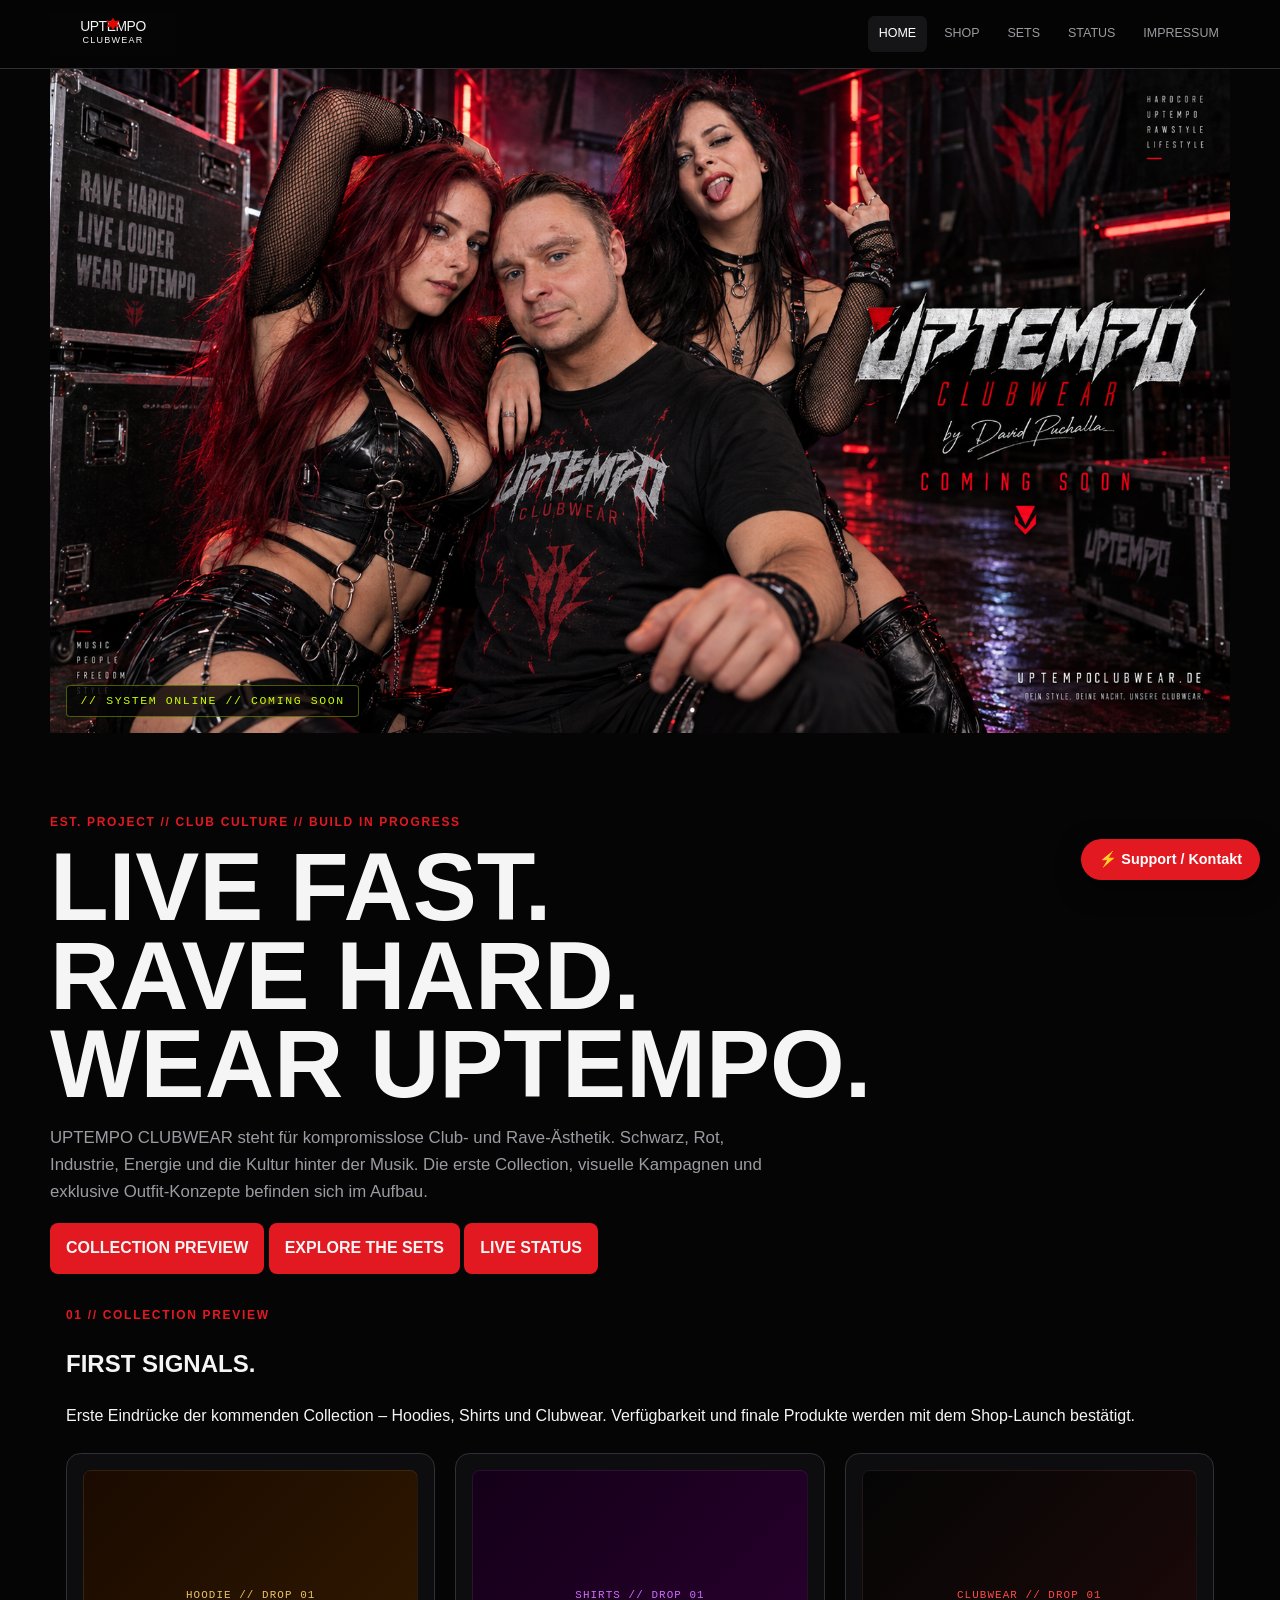
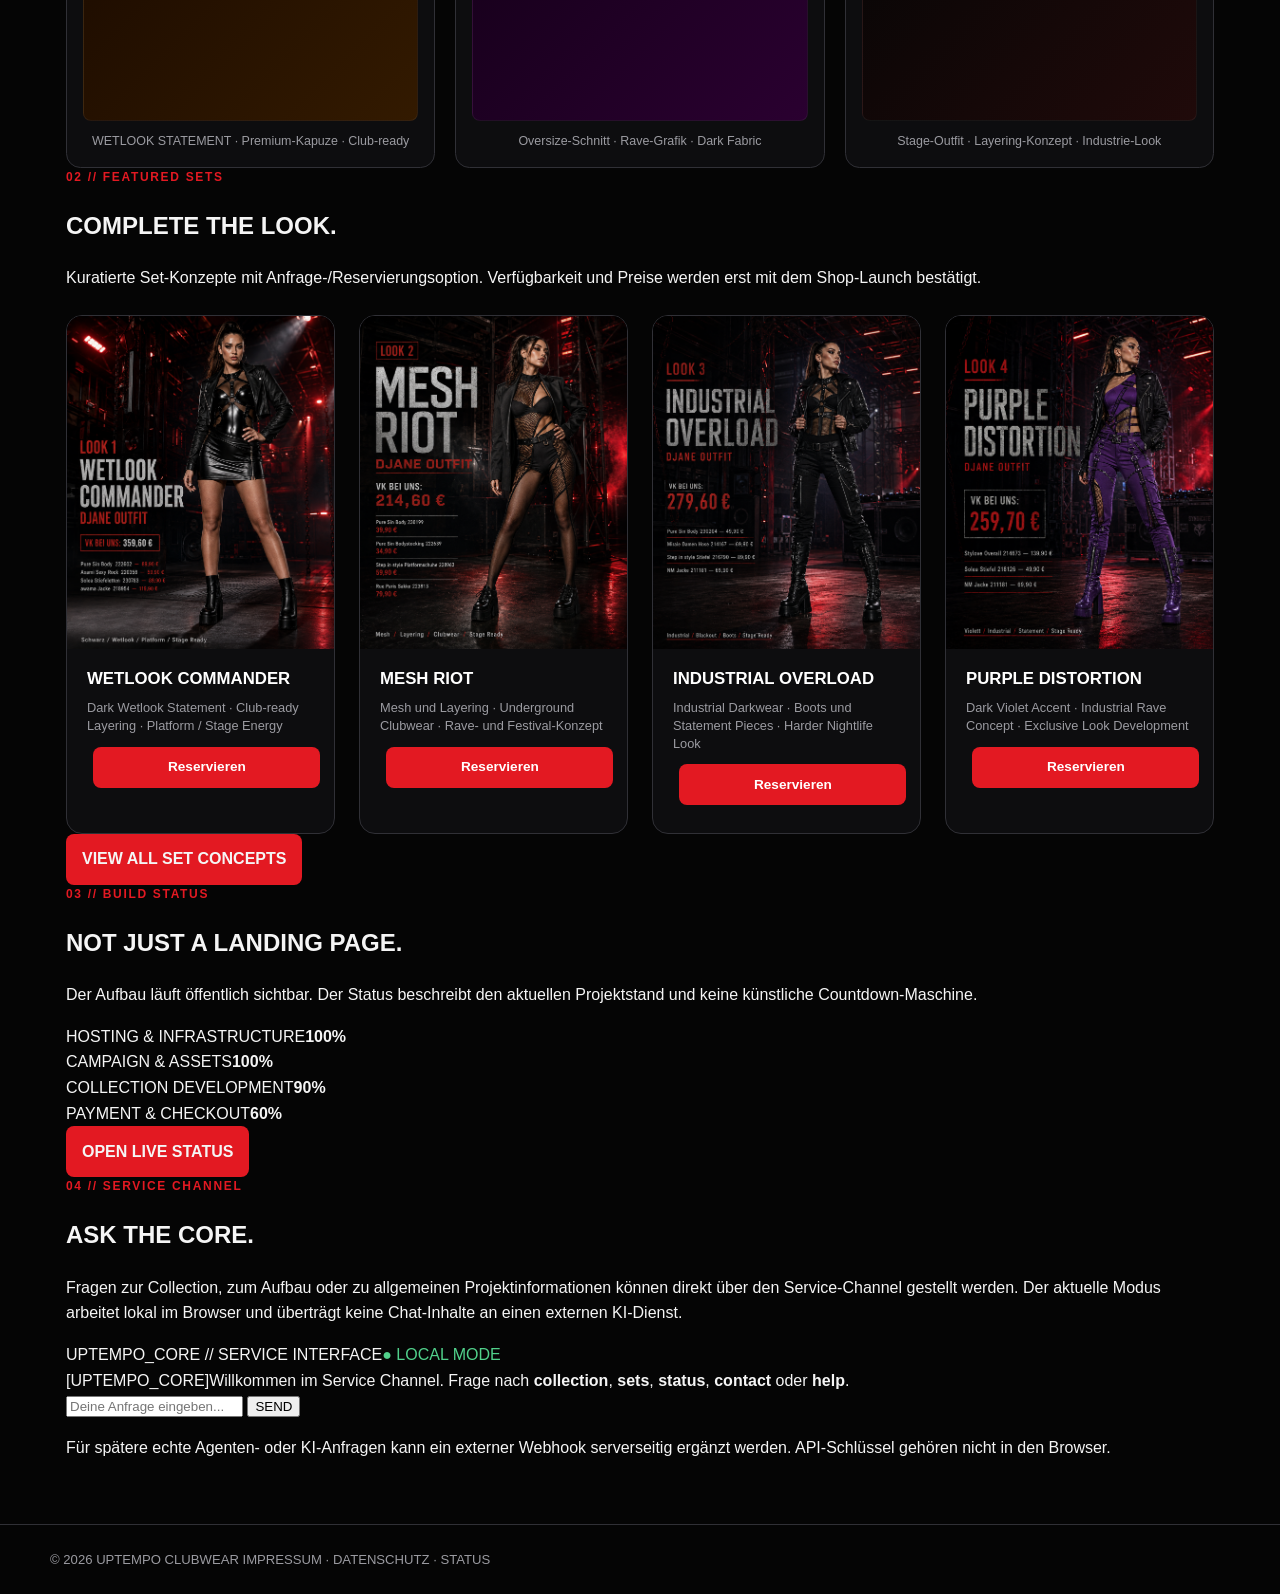
<file: index.html>
<!doctype html>
<html lang="de">
<head>
<meta charset="utf-8">
<meta name="viewport" content="width=device-width,initial-scale=1">
<meta name="theme-color" content="#050505">
<meta name="description" content="UPTEMPO CLUBWEAR – Clubwear, Ravewear und Festival Looks. LIVE FAST. RAVE HARD. WEAR UPTEMPO. Die erste Collection befindet sich im Aufbau.">
<meta name="robots" content="index,follow">
<link rel="canonical" href="https://uptempoclubwear.de/">
<!-- Favicons -->
<link rel="icon" type="image/svg+xml" href="assets/img/icons/favicon.svg">
<link rel="icon" type="image/png" sizes="32x32" href="assets/img/icons/favicon-32.png">
<link rel="apple-touch-icon" href="assets/img/icons/apple-touch-icon.png">
<!-- Open Graph -->
<meta property="og:type" content="website">
<meta property="og:title" content="UPTEMPO CLUBWEAR | LIVE FAST. RAVE HARD. WEAR UPTEMPO.">
<meta property="og:description" content="Clubwear, Ravewear und Festival Looks. Die erste Collection befindet sich im Aufbau.">
<meta property="og:url" content="https://uptempoclubwear.de/">
<meta property="og:image" content="https://uptempoclubwear.de/assets/img/hero/startseite-mainframe.png">
<link rel="manifest" href="site.webmanifest">
<title>UPTEMPO CLUBWEAR | LIVE FAST. RAVE HARD. WEAR UPTEMPO.</title>
<link rel="stylesheet" href="assets/css/main.css">
<link rel="stylesheet" href="assets/css/brand.css">
</head>
<body>
<header class="site-header">
<div class="wrap nav">
<a class="brand" href="/">
<img src="assets/brand/logo-primary.svg" alt="UPTEMPO CLUBWEAR Logo" class="brand-img" width="220" height="48">
</a>
<nav class="links">
<a class="active" href="/">HOME</a>
<a href="shop.html">SHOP</a>
<a href="sets.html">SETS</a>
<a href="status.html">STATUS</a>
<a href="impressum.html">IMPRESSUM</a>
</nav>
</div>
</header>
<main class="wrap">
<section class="hero-frame-wrap">
<img class="hero-frame" src="assets/img/hero/startseite-mainframe.png" alt="UPTEMPO CLUBWEAR – Startseiten-Mainframe" loading="eager">
<div class="frame-tag">// SYSTEM ONLINE // COMING SOON</div>
</section>
<section class="hero">
<div class="eyebrow">EST. PROJECT // CLUB CULTURE // BUILD IN PROGRESS</div>
<h1>LIVE FAST.<br>RAVE HARD.<br><span>WEAR UPTEMPO.</span></h1>
<p>UPTEMPO CLUBWEAR steht für kompromisslose Club- und Rave-Ästhetik. Schwarz, Rot, Industrie, Energie und die Kultur hinter der Musik. Die erste Collection, visuelle Kampagnen und exklusive Outfit-Konzepte befinden sich im Aufbau.</p>
<div class="actions">
<a class="btn primary" href="shop.html">COLLECTION PREVIEW</a>
<a class="btn" href="sets.html">EXPLORE THE SETS</a>
<a class="btn" href="status.html">LIVE STATUS</a>
</div>
</section>

<section id="collection" class="block">
<div class="wrap">
<div class="eyebrow">01 // COLLECTION PREVIEW</div>
<h2>FIRST SIGNALS.</h2>
<p class="intro">Erste Eindrücke der kommenden Collection – Hoodies, Shirts und Clubwear. Verfügbarkeit und finale Produkte werden mit dem Shop-Launch bestätigt.</p>
<div class="collection-grid">
<div class="pcard">
<div class="pthumb thumb-hoodie"><span class="thumb-label">HOODIE // DROP 01</span></div>
<div class="pmeta">WETLOOK STATEMENT · Premium-Kapuze · Club-ready</div>
</div>
<div class="pcard">
<div class="pthumb thumb-shirt"><span class="thumb-label">SHIRTS // DROP 01</span></div>
<div class="pmeta">Oversize-Schnitt · Rave-Grafik · Dark Fabric</div>
</div>
<div class="pcard">
<div class="pthumb thumb-club"><span class="thumb-label">CLUBWEAR // DROP 01</span></div>
<div class="pmeta">Stage-Outfit · Layering-Konzept · Industrie-Look</div>
</div>
</div>
</div>
</section>

<section id="sets" class="block">
<div class="wrap">
<div class="eyebrow">02 // FEATURED SETS</div>
<h2>COMPLETE THE LOOK.</h2>
<p class="intro">Kuratierte Set-Konzepte mit Anfrage-/Reservierungsoption. Verfügbarkeit und Preise werden erst mit dem Shop-Launch bestätigt.</p>
<div class="sets-grid">
<article class="set-card">
<img src="assets/img/sets/wetlook-commander.png" alt="WETLOOK COMMANDER Set" loading="lazy">
<div class="set-body">
<h3>WETLOOK COMMANDER</h3>
<p>Dark Wetlook Statement · Club-ready Layering · Platform / Stage Energy</p>
<a class="btn res-btn" href="https://wa.me/4915227553405?text=Hallo%20David,%20ich%20m%C3%B6chte%20das%20Set%20WETLOOK%20COMMANDER%20reservieren." target="_blank" rel="noopener noreferrer">Reservieren</a>
</div>
</article>
<article class="set-card">
<img src="assets/img/sets/mesh-riot.png" alt="MESH RIOT Set" loading="lazy">
<div class="set-body">
<h3>MESH RIOT</h3>
<p>Mesh und Layering · Underground Clubwear · Rave- und Festival-Konzept</p>
<a class="btn res-btn" href="https://wa.me/4915227553405?text=Hallo%20David,%20ich%20m%C3%B6chte%20das%20Set%20MESH%20RIOT%20reservieren." target="_blank" rel="noopener noreferrer">Reservieren</a>
</div>
</article>
<article class="set-card">
<img src="assets/img/sets/industrial-overload.png" alt="INDUSTRIAL OVERLOAD Set" loading="lazy">
<div class="set-body">
<h3>INDUSTRIAL OVERLOAD</h3>
<p>Industrial Darkwear · Boots und Statement Pieces · Harder Nightlife Look</p>
<a class="btn res-btn" href="https://wa.me/4915227553405?text=Hallo%20David,%20ich%20m%C3%B6chte%20das%20Set%20INDUSTRIAL%20OVERLOAD%20reservieren." target="_blank" rel="noopener noreferrer">Reservieren</a>
</div>
</article>
<article class="set-card">
<img src="assets/img/sets/purple-distortion.png" alt="PURPLE DISTORTION Set" loading="lazy">
<div class="set-body">
<h3>PURPLE DISTORTION</h3>
<p>Dark Violet Accent · Industrial Rave Concept · Exclusive Look Development</p>
<a class="btn res-btn" href="https://wa.me/4915227553405?text=Hallo%20David,%20ich%20m%C3%B6chte%20das%20Set%20PURPLE%20DISTORTION%20reservieren." target="_blank" rel="noopener noreferrer">Reservieren</a>
</div>
</article>
</div>
<div class="actions">
<a class="btn primary" href="sets.html">VIEW ALL SET CONCEPTS</a>
</div>
</div>
</section>

<section class="block">
<div class="wrap">
<div class="eyebrow">03 // BUILD STATUS</div>
<h2>NOT JUST A LANDING PAGE.</h2>
<p class="intro">Der Aufbau läuft öffentlich sichtbar. Der Status beschreibt den aktuellen Projektstand und keine künstliche Countdown-Maschine.</p>
<div class="status">
<div class="status-row">
<div class="status-head"><span>HOSTING & INFRASTRUCTURE</span><strong>100%</strong></div>
<div class="bar"><div class="fill" style="width:100%"></div></div>
</div>
<div class="status-row">
<div class="status-head"><span>CAMPAIGN & ASSETS</span><strong>100%</strong></div>
<div class="bar"><div class="fill" style="width:100%"></div></div>
</div>
<div class="status-row">
<div class="status-head"><span>COLLECTION DEVELOPMENT</span><strong>90%</strong></div>
<div class="bar"><div class="fill" style="width:90%"></div></div>
</div>
<div class="status-row">
<div class="status-head"><span>PAYMENT & CHECKOUT</span><strong>60%</strong></div>
<div class="bar"><div class="fill" style="width:60%"></div></div>
</div>
</div>
<div class="actions">
<a class="btn" href="status.html">OPEN LIVE STATUS</a>
</div>
</div>
</section>

<section id="service" class="block">
<div class="wrap">
<div class="eyebrow">04 // SERVICE CHANNEL</div>
<h2>ASK THE CORE.</h2>
<p class="intro">Fragen zur Collection, zum Aufbau oder zu allgemeinen Projektinformationen können direkt über den Service-Channel gestellt werden. Der aktuelle Modus arbeitet lokal im Browser und überträgt keine Chat-Inhalte an einen externen KI-Dienst.</p>
<div class="chat">
<div class="chat-head"><span>UPTEMPO_CORE // SERVICE INTERFACE</span><span style="color:#51d18b">● LOCAL MODE</span></div>
<div id="log" class="chat-log">
<div class="msg system"><span class="label">[UPTEMPO_CORE]</span>Willkommen im Service Channel. Frage nach <b>collection</b>, <b>sets</b>, <b>status</b>, <b>contact</b> oder <b>help</b>.</div>
</div>
<form id="form" class="chat-form">
<input id="input" maxlength="500" placeholder="Deine Anfrage eingeben..." aria-label="Service-Anfrage">
<button type="submit">SEND</button>
</form>
</div>
<p class="note">Für spätere echte Agenten- oder KI-Anfragen kann ein externer Webhook serverseitig ergänzt werden. API-Schlüssel gehören nicht in den Browser.</p>
</div>
</section>
</main>
<footer class="footer">
<div class="wrap footer-inner">
<span>© <span id="year"></span> UPTEMPO CLUBWEAR</span>
<span><a href="impressum.html">IMPRESSUM</a> · <a href="datenschutz.html">DATENSCHUTZ</a> · <a href="status.html">STATUS</a></span>
</div>
</footer>

<!-- Messenger Widget -->
<div class="messenger-widget" id="messengerWidget">
<div class="widget-popup" id="msgPopup" style="display:none;">
<p>Direkter Draht zum Betreiber:</p>
<a href="https://wa.me/4915227553405?text=Hallo%20David,%20bez%C3%BCglich%20UptempoClubwear:" target="_blank" rel="noopener noreferrer" class="wa-link">WhatsApp Chat</a>
<a href="https://t.me/+4915227553405" target="_blank" rel="noopener noreferrer" class="tg-link">Telegram Nachricht</a>
<a href="https://tellonym.me/UPTEMPO_CLUBWEAR" target="_blank" rel="noopener noreferrer" class="ty-link">Tellonym (Anonym)</a>
</div>
<button type="button" class="widget-btn" aria-label="Support öffnen" aria-expanded="false">⚡ Support / Kontakt</button>
</div>

<script src="assets/js/widget.js"></script>
<script src="assets/js/dynamic-favicon.js" defer></script>
<script>
document.querySelector('#year').textContent = new Date().getFullYear();
</script>
</body>
</html>
</file>
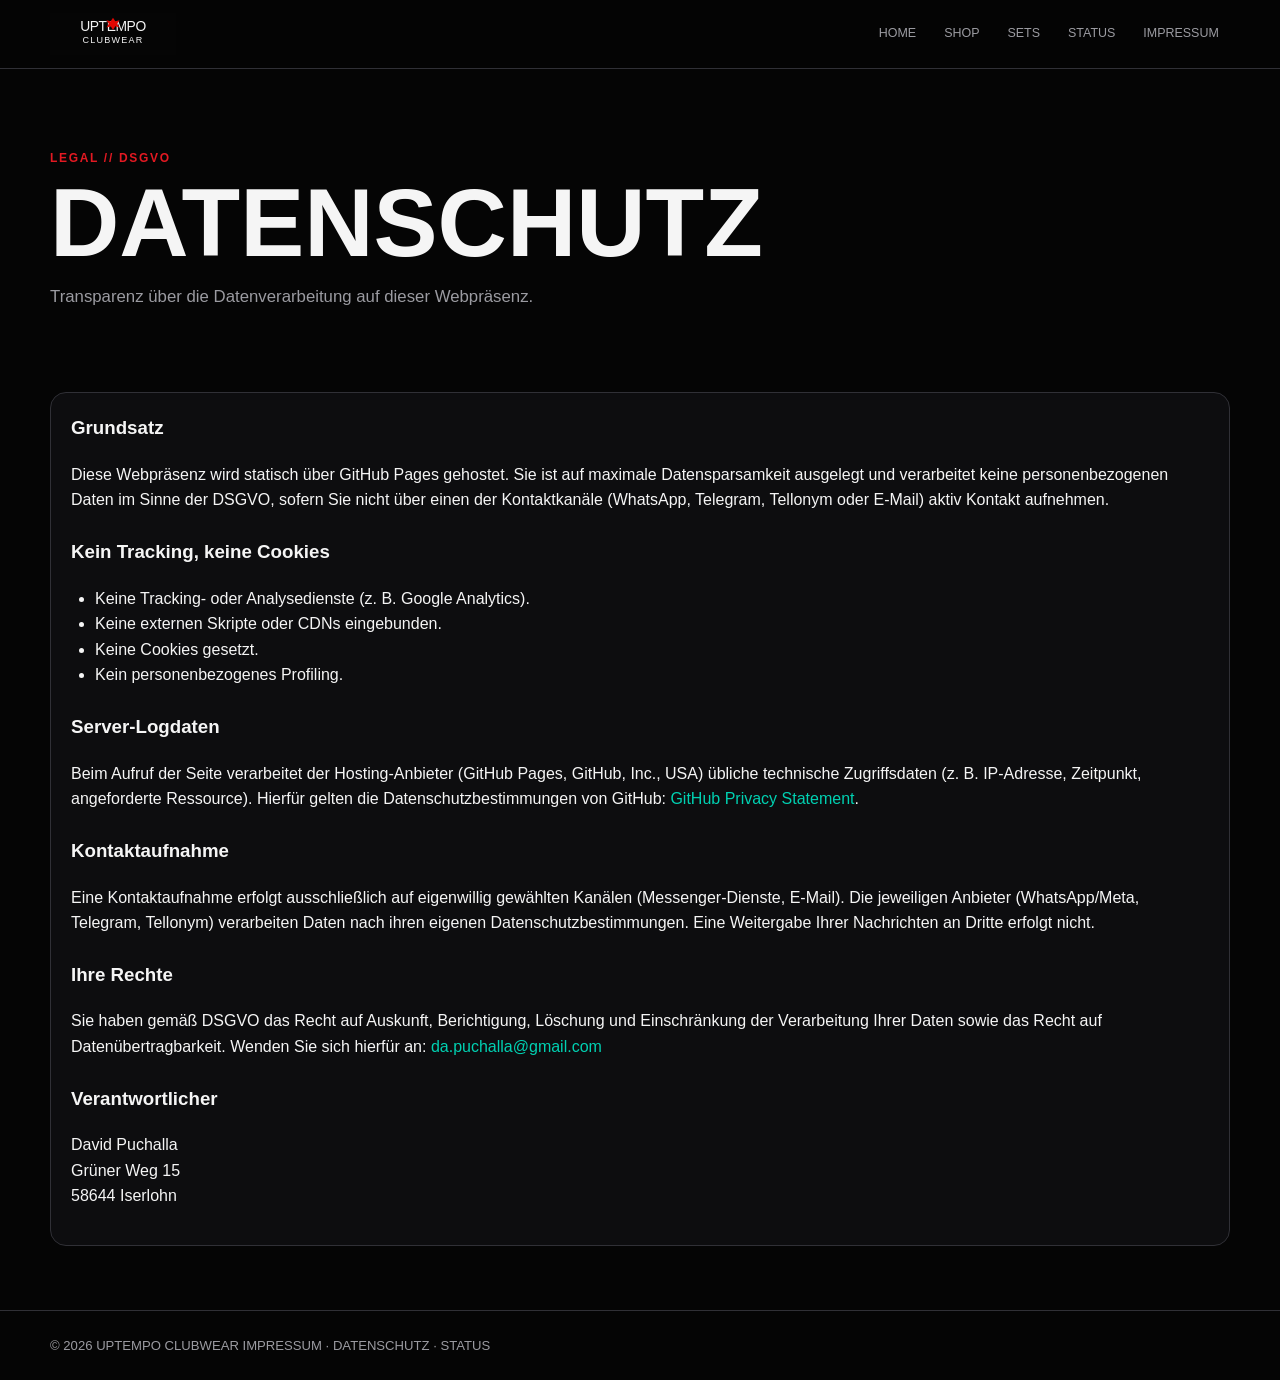
<file: datenschutz.html>
<!doctype html>
<html lang="de">
<head>
<meta charset="utf-8">
<meta name="viewport" content="width=device-width,initial-scale=1">
<meta name="robots" content="noindex,nofollow">
<link rel="canonical" href="https://uptempoclubwear.de/datenschutz.html">
<link rel="icon" type="image/svg+xml" href="assets/img/icons/favicon.svg">
<link rel="apple-touch-icon" href="assets/img/icons/apple-touch-icon.png">
<title>Datenschutz | UPTEMPO CLUBWEAR</title>
<link rel="stylesheet" href="assets/css/main.css">
</head>
<body>
<header class="site-header">
<div class="wrap nav">
<a class="brand" href="/"><img src="assets/brand/logo-primary.svg" alt="UPTEMPO CLUBWEAR Logo" class="brand-img" width="220" height="48"></a>
<nav class="links">
<a href="/">HOME</a>
<a href="shop.html">SHOP</a>
<a href="sets.html">SETS</a>
<a href="status.html">STATUS</a>
<a href="impressum.html">IMPRESSUM</a>
</nav>
</div>
</header>
<main class="wrap">
<section class="hero">
<div class="eyebrow">Legal // DSGVO</div>
<h1>DATENSCHUTZ</h1>
<p>Transparenz über die Datenverarbeitung auf dieser Webpräsenz.</p>
</section>

<div class="card" style="margin-top:2rem;">
<h3>Grundsatz</h3>
<p>Diese Webpräsenz wird statisch über GitHub Pages gehostet. Sie ist auf maximale Datensparsamkeit ausgelegt und verarbeitet keine personenbezogenen Daten im Sinne der DSGVO, sofern Sie nicht über einen der Kontaktkanäle (WhatsApp, Telegram, Tellonym oder E-Mail) aktiv Kontakt aufnehmen.</p>

<h3 style="margin-top:1.5rem;">Kein Tracking, keine Cookies</h3>
<ul style="margin-top:0.5rem;padding-left:1.5rem;">
<li>Keine Tracking- oder Analysedienste (z.&nbsp;B. Google Analytics).</li>
<li>Keine externen Skripte oder CDNs eingebunden.</li>
<li>Keine Cookies gesetzt.</li>
<li>Kein personenbezogenes Profiling.</li>
</ul>

<h3 style="margin-top:1.5rem;">Server-Logdaten</h3>
<p>Beim Aufruf der Seite verarbeitet der Hosting-Anbieter (GitHub Pages, GitHub, Inc., USA) übliche technische Zugriffsdaten (z.&nbsp;B. IP-Adresse, Zeitpunkt, angeforderte Ressource). Hierfür gelten die Datenschutzbestimmungen von GitHub: <a href="https://docs.github.com/site-policy/privacy-policies/github-privacy-statement" target="_blank" rel="noopener noreferrer" style="color:var(--accent-color);">GitHub Privacy Statement</a>.</p>

<h3 style="margin-top:1.5rem;">Kontaktaufnahme</h3>
<p>Eine Kontaktaufnahme erfolgt ausschließlich auf eigenwillig gewählten Kanälen (Messenger-Dienste, E-Mail). Die jeweiligen Anbieter (WhatsApp/Meta, Telegram, Tellonym) verarbeiten Daten nach ihren eigenen Datenschutzbestimmungen. Eine Weitergabe Ihrer Nachrichten an Dritte erfolgt nicht.</p>

<h3 style="margin-top:1.5rem;">Ihre Rechte</h3>
<p>Sie haben gemäß DSGVO das Recht auf Auskunft, Berichtigung, Löschung und Einschränkung der Verarbeitung Ihrer Daten sowie das Recht auf Datenübertragbarkeit. Wenden Sie sich hierfür an: <a href="mailto:da.puchalla@gmail.com" style="color:var(--accent-color);text-decoration:none;">da.puchalla@gmail.com</a></p>

<h3 style="margin-top:1.5rem;">Verantwortlicher</h3>
<p>David Puchalla<br>Grüner Weg 15<br>58644 Iserlohn</p>
</div>
</main>
<footer class="footer">
<div class="wrap footer-inner">
<span>© <span id="year"></span> UPTEMPO CLUBWEAR</span>
<span><a href="impressum.html">IMPRESSUM</a> · <a href="datenschutz.html">DATENSCHUTZ</a> · <a href="status.html">STATUS</a></span>
</div>
</footer>
<script>document.querySelector('#year').textContent=new Date().getFullYear();</script>
</body>
</html>
</file>
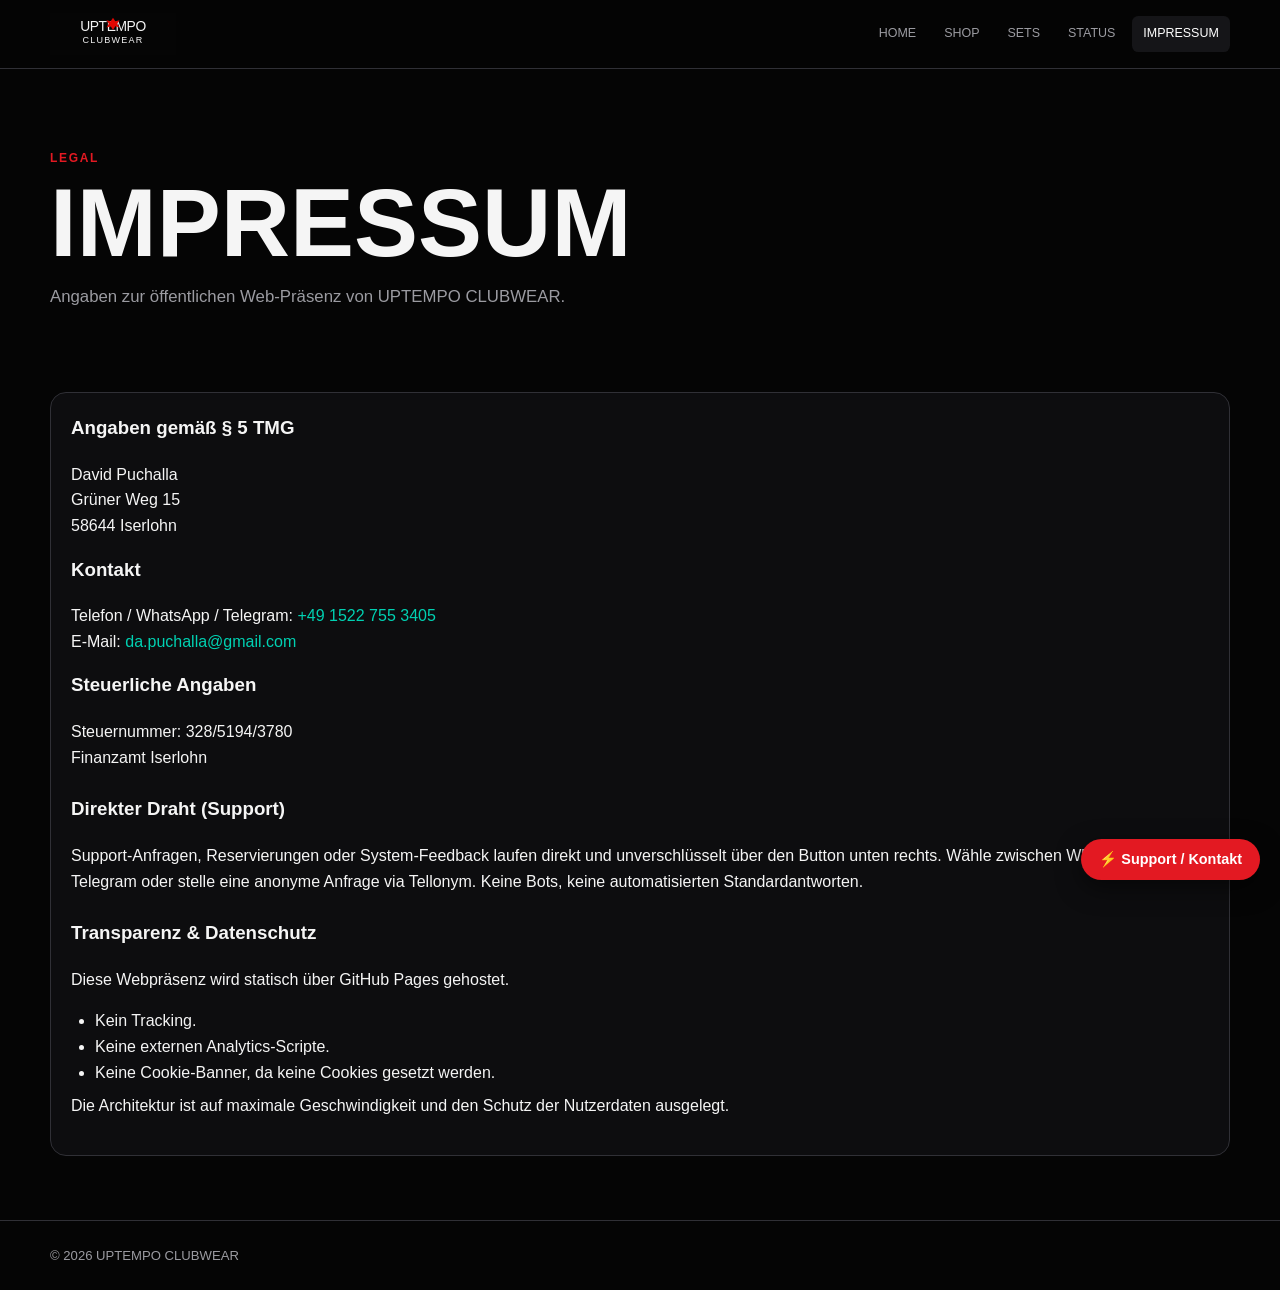
<file: impressum.html>
<!doctype html>
<html lang="de">
<head>
<meta charset="utf-8">
<meta name="viewport" content="width=device-width,initial-scale=1">
<meta name="robots" content="index,follow">
<meta name="description" content="Impressum und Anbieterkennzeichnung von UPTEMPO CLUBWEAR.">
<title>Impressum | UPTEMPO CLUBWEAR</title>
<link rel="icon" type="image/svg+xml" href="assets/img/icons/favicon.svg">
<link rel="stylesheet" href="assets/css/main.css">
<link rel="stylesheet" href="assets/css/brand.css">
</head>
<body>
<header class="site-header">
  <div class="wrap nav">
    <a class="brand" href="/"><img src="assets/brand/logo-primary.svg" alt="UPTEMPO CLUBWEAR Logo" class="brand-img" width="220" height="48"></a>
    <nav class="links">
      <a href="/">HOME</a>
      <a href="shop.html">SHOP</a>
      <a href="sets.html">SETS</a>
      <a href="status.html">STATUS</a>
      <a class="active" href="impressum.html">IMPRESSUM</a>
    </nav>
  </div>
</header>

<main class="wrap">
  <section class="hero">
    <div class="eyebrow">Legal</div>
    <h1>IMPRESSUM</h1>
    <p>Angaben zur öffentlichen Web-Präsenz von UPTEMPO CLUBWEAR.</p>
  </section>

  <div class="card" style="margin-top: 2rem;">
    <h3>Angaben gemäß § 5 TMG</h3>
    <p>
      David Puchalla<br>
      Grüner Weg 15<br>
      58644 Iserlohn
    </p>

    <h3>Kontakt</h3>
    <p>
      Telefon / WhatsApp / Telegram: <a href="https://wa.me/4915227553405?text=Hallo%20David,%20bezüglich%20UptempoClubwear:" style="color: var(--accent-color); text-decoration: none;">+49 1522 755 3405</a><br>
      E-Mail: <a href="mailto:da.puchalla@gmail.com" style="color: var(--accent-color); text-decoration: none;">da.puchalla@gmail.com</a>
    </p>

    <h3>Steuerliche Angaben</h3>
    <p>
      Steuernummer: 328/5194/3780<br>
      Finanzamt Iserlohn
    </p>

    <h3 style="margin-top: 1.5rem;">Direkter Draht (Support)</h3>
    <p>Support-Anfragen, Reservierungen oder System-Feedback laufen direkt und unverschlüsselt über den Button unten rechts. Wähle zwischen WhatsApp, Telegram oder stelle eine anonyme Anfrage via Tellonym. Keine Bots, keine automatisierten Standardantworten.</p>

    <h3 style="margin-top: 1.5rem;">Transparenz & Datenschutz</h3>
    <p>Diese Webpräsenz wird statisch über GitHub Pages gehostet.</p>
    <ul style="margin-top: 0.5rem; margin-bottom: 0; padding-left: 1.5rem;">
      <li>Kein Tracking.</li>
      <li>Keine externen Analytics-Scripte.</li>
      <li>Keine Cookie-Banner, da keine Cookies gesetzt werden.</li>
    </ul>
    <p style="margin-top: 0.5rem;">Die Architektur ist auf maximale Geschwindigkeit und den Schutz der Nutzerdaten ausgelegt.</p>
  </div>
</main>

<!-- Messenger Widget -->
<div class="messenger-widget">
  <div class="widget-popup" id="messenger-popup" style="display:none;">
    <p class="widget-title">Direkter Draht</p>
    <a class="wa-link" href="https://wa.me/4915227553405?text=Hallo%20David,%20bezüglich%20UptempoClubwear:" target="_blank" rel="noopener">WhatsApp Chat</a>
    <a class="tg-link" href="https://t.me/+4915227553405" target="_blank" rel="noopener">Telegram</a>
    <a class="tell-link" href="https://tellonym.me/uptempoclubwear" target="_blank" rel="noopener">Tellonym (anonym)</a>
  </div>
  <button type="button" id="messenger-toggle-btn" class="widget-btn">⚡ Support / Kontakt</button>
</div>

<footer class="footer"><div class="wrap">© 2026 UPTEMPO CLUBWEAR</div></footer>
<script src="assets/js/widget.js"></script>
</body>
</html>
</file>
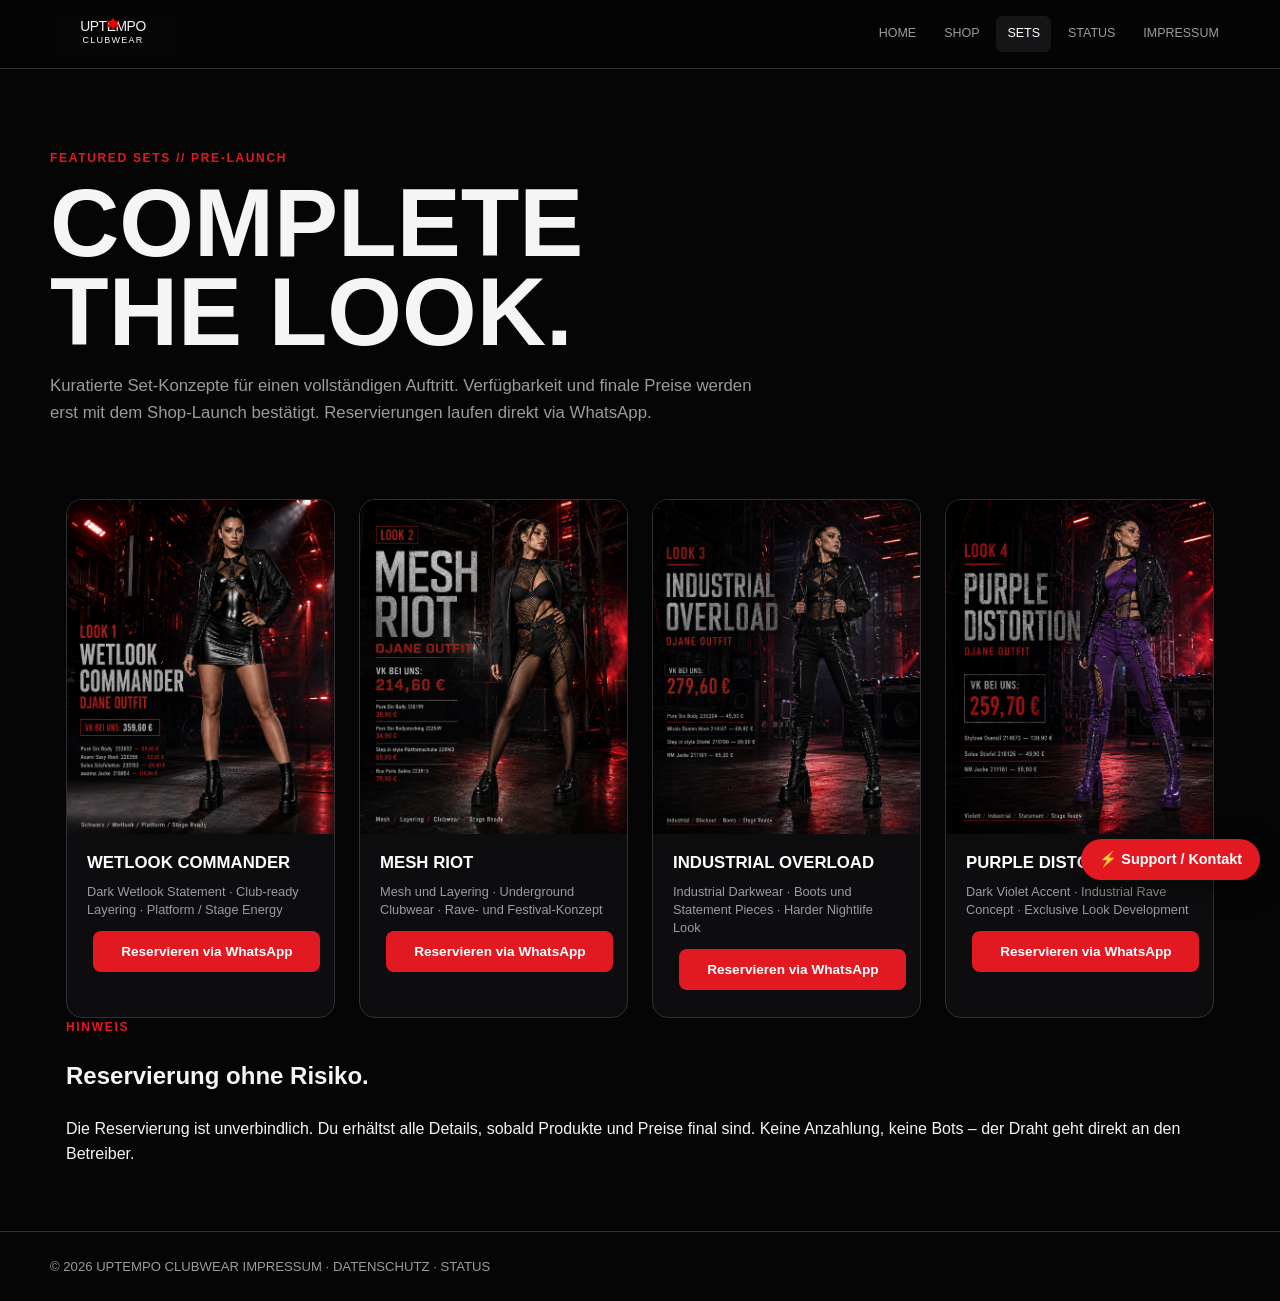
<file: sets.html>
<!doctype html>
<html lang="de">
<head>
<meta charset="utf-8">
<meta name="viewport" content="width=device-width,initial-scale=1">
<meta name="theme-color" content="#050505">
<meta name="robots" content="index,follow">
<link rel="canonical" href="https://uptempoclubwear.de/sets.html">
<link rel="icon" type="image/svg+xml" href="assets/img/icons/favicon.svg">
<link rel="icon" type="image/png" sizes="32x32" href="assets/img/icons/favicon-32.png">
<link rel="apple-touch-icon" href="assets/img/icons/apple-touch-icon.png">
<meta property="og:title" content="UPTEMPO CLUBWEAR | Featured Sets">
<meta property="og:description" content="Kuratierte Set-Konzepte mit Reservierungsoption.">
<meta property="og:url" content="https://uptempoclubwear.de/sets.html">
<title>Sets | UPTEMPO CLUBWEAR</title>
<link rel="stylesheet" href="assets/css/main.css">
<link rel="stylesheet" href="assets/css/brand.css">
</head>
<body>
<header class="site-header">
<div class="wrap nav">
<a class="brand" href="/"><img src="assets/brand/logo-primary.svg" alt="UPTEMPO CLUBWEAR Logo" class="brand-img" width="220" height="48"></a>
<nav class="links">
<a href="/">HOME</a>
<a href="shop.html">SHOP</a>
<a class="active" href="sets.html">SETS</a>
<a href="status.html">STATUS</a>
<a href="impressum.html">IMPRESSUM</a>
</nav>
</div>
</header>
<main class="wrap">
<section class="hero">
<div class="eyebrow">FEATURED SETS // PRE-LAUNCH</div>
<h1>COMPLETE<br>THE <span>LOOK.</span></h1>
<p>Kuratierte Set-Konzepte für einen vollständigen Auftritt. Verfügbarkeit und finale Preise werden erst mit dem Shop-Launch bestätigt. Reservierungen laufen direkt via WhatsApp.</p>
</section>

<section class="block">
<div class="wrap">
<div class="sets-grid">
<article class="set-card">
<img src="assets/img/sets/wetlook-commander.png" alt="WETLOOK COMMANDER Set" loading="lazy">
<div class="set-body">
<h3>WETLOOK COMMANDER</h3>
<p>Dark Wetlook Statement · Club-ready Layering · Platform / Stage Energy</p>
<a class="btn res-btn" href="https://wa.me/4915227553405?text=Hallo%20David,%20ich%20m%C3%B6chte%20das%20Set%20WETLOOK%20COMMANDER%20reservieren." target="_blank" rel="noopener noreferrer">Reservieren via WhatsApp</a>
</div>
</article>
<article class="set-card">
<img src="assets/img/sets/mesh-riot.png" alt="MESH RIOT Set" loading="lazy">
<div class="set-body">
<h3>MESH RIOT</h3>
<p>Mesh und Layering · Underground Clubwear · Rave- und Festival-Konzept</p>
<a class="btn res-btn" href="https://wa.me/4915227553405?text=Hallo%20David,%20ich%20m%C3%B6chte%20das%20Set%20MESH%20RIOT%20reservieren." target="_blank" rel="noopener noreferrer">Reservieren via WhatsApp</a>
</div>
</article>
<article class="set-card">
<img src="assets/img/sets/industrial-overload.png" alt="INDUSTRIAL OVERLOAD Set" loading="lazy">
<div class="set-body">
<h3>INDUSTRIAL OVERLOAD</h3>
<p>Industrial Darkwear · Boots und Statement Pieces · Harder Nightlife Look</p>
<a class="btn res-btn" href="https://wa.me/4915227553405?text=Hallo%20David,%20ich%20m%C3%B6chte%20das%20Set%20INDUSTRIAL%20OVERLOAD%20reservieren." target="_blank" rel="noopener noreferrer">Reservieren via WhatsApp</a>
</div>
</article>
<article class="set-card">
<img src="assets/img/sets/purple-distortion.png" alt="PURPLE DISTORTION Set" loading="lazy">
<div class="set-body">
<h3>PURPLE DISTORTION</h3>
<p>Dark Violet Accent · Industrial Rave Concept · Exclusive Look Development</p>
<a class="btn res-btn" href="https://wa.me/4915227553405?text=Hallo%20David,%20ich%20m%C3%B6chte%20das%20Set%20PURPLE%20DISTORTION%20reservieren." target="_blank" rel="noopener noreferrer">Reservieren via WhatsApp</a>
</div>
</article>
</div>
</div>
</section>

<section class="block">
<div class="wrap">
<div class="eyebrow">HINWEIS</div>
<h2>Reservierung ohne Risiko.</h2>
<p class="intro">Die Reservierung ist unverbindlich. Du erhältst alle Details, sobald Produkte und Preise final sind. Keine Anzahlung, keine Bots – der Draht geht direkt an den Betreiber.</p>
</div>
</section>
</main>
<footer class="footer">
<div class="wrap footer-inner">
<span>© <span id="year"></span> UPTEMPO CLUBWEAR</span>
<span><a href="impressum.html">IMPRESSUM</a> · <a href="datenschutz.html">DATENSCHUTZ</a> · <a href="status.html">STATUS</a></span>
</div>
</footer>

<!-- Messenger Widget -->
<div class="messenger-widget" id="messengerWidget">
<div class="widget-popup" id="msgPopup" style="display:none;">
<p>Direkter Draht zum Betreiber:</p>
<a href="https://wa.me/4915227553405?text=Hallo%20David,%20bez%C3%BCglich%20UptempoClubwear:" target="_blank" rel="noopener noreferrer" class="wa-link">WhatsApp Chat</a>
<a href="https://t.me/+4915227553405" target="_blank" rel="noopener noreferrer" class="tg-link">Telegram Nachricht</a>
<a href="https://tellonym.me/UPTEMPO_CLUBWEAR" target="_blank" rel="noopener noreferrer" class="ty-link">Tellonym (Anonym)</a>
</div>
<button type="button" class="widget-btn" aria-label="Support öffnen" aria-expanded="false">⚡ Support / Kontakt</button>
</div>

<script src="assets/js/widget.js"></script>
<script>document.querySelector('#year').textContent=new Date().getFullYear();</script>
</body>
</html>
</file>
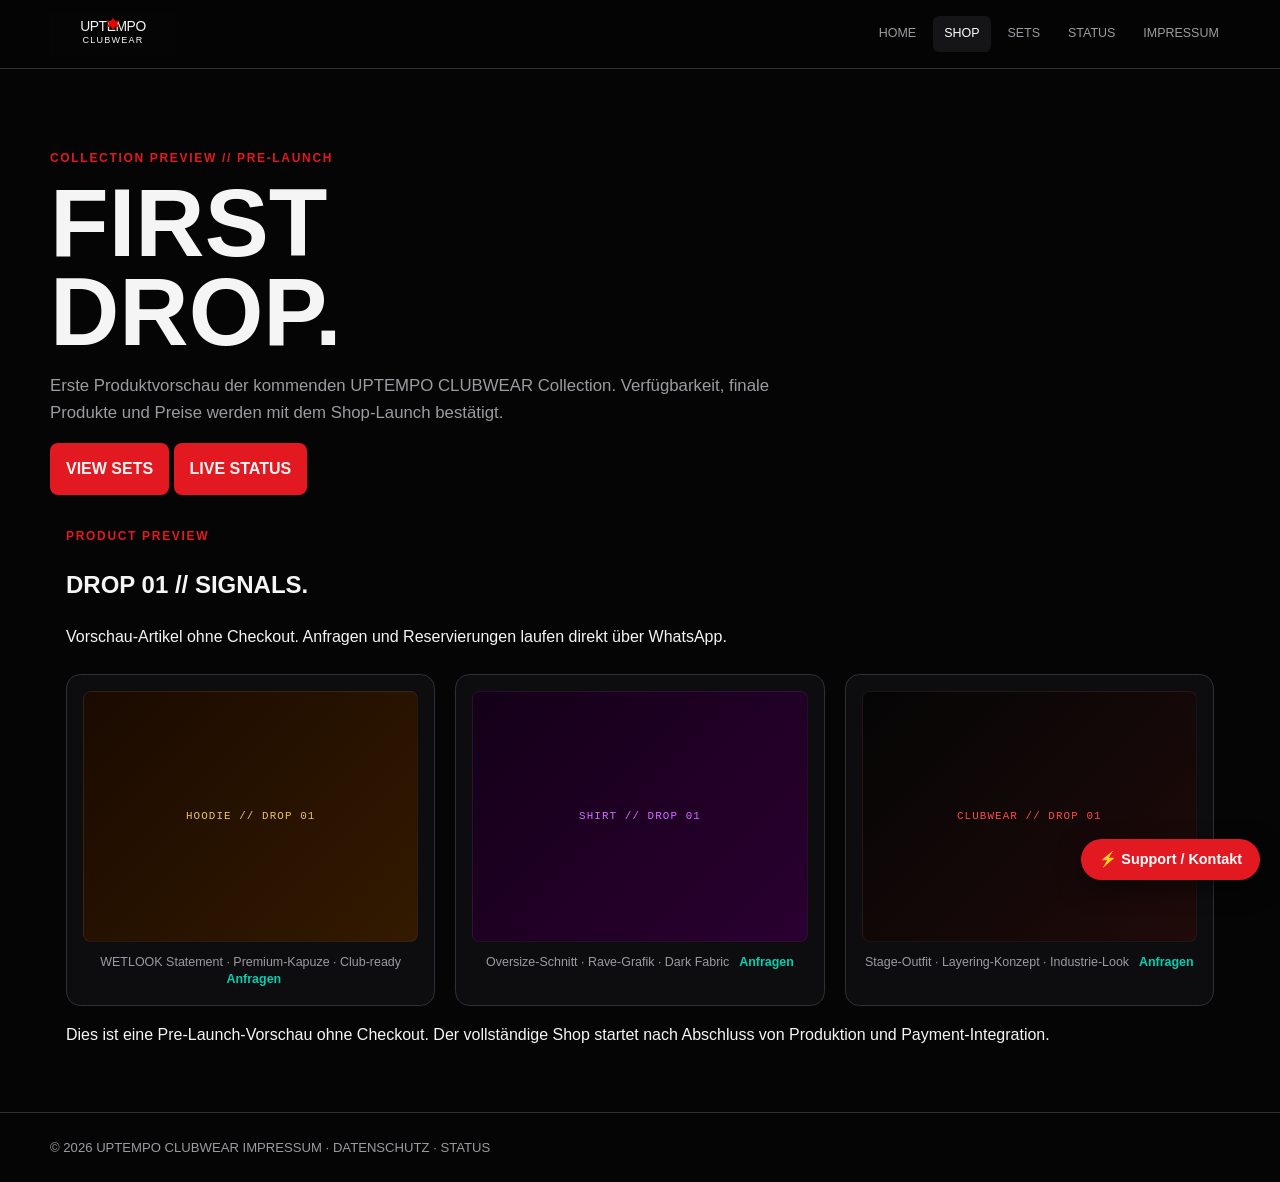
<file: shop.html>
<!doctype html>
<html lang="de">
<head>
<meta charset="utf-8">
<meta name="viewport" content="width=device-width,initial-scale=1">
<meta name="theme-color" content="#050505">
<meta name="robots" content="index,follow">
<link rel="canonical" href="https://uptempoclubwear.de/shop.html">
<link rel="icon" type="image/svg+xml" href="assets/img/icons/favicon.svg">
<link rel="icon" type="image/png" sizes="32x32" href="assets/img/icons/favicon-32.png">
<link rel="apple-touch-icon" href="assets/img/icons/apple-touch-icon.png">
<meta property="og:title" content="UPTEMPO CLUBWEAR | Collection Preview">
<meta property="og:description" content="Erste Produkte und Set-Konzepte der kommenden Collection.">
<meta property="og:url" content="https://uptempoclubwear.de/shop.html">
<title>Shop | UPTEMPO CLUBWEAR</title>
<link rel="stylesheet" href="assets/css/main.css">
<link rel="stylesheet" href="assets/css/brand.css">
</head>
<body>
<header class="site-header">
<div class="wrap nav">
<a class="brand" href="/"><img src="assets/brand/logo-primary.svg" alt="UPTEMPO CLUBWEAR Logo" class="brand-img" width="220" height="48"></a>
<nav class="links">
<a href="/">HOME</a>
<a class="active" href="shop.html">SHOP</a>
<a href="sets.html">SETS</a>
<a href="status.html">STATUS</a>
<a href="impressum.html">IMPRESSUM</a>
</nav>
</div>
</header>
<main class="wrap">
<section class="hero">
<div class="eyebrow">COLLECTION PREVIEW // PRE-LAUNCH</div>
<h1>FIRST<br><span>DROP.</span></h1>
<p>Erste Produktvorschau der kommenden UPTEMPO CLUBWEAR Collection. Verfügbarkeit, finale Produkte und Preise werden mit dem Shop-Launch bestätigt.</p>
<div class="actions">
<a class="btn primary" href="sets.html">VIEW SETS</a>
<a class="btn" href="status.html">LIVE STATUS</a>
</div>
</section>

<section class="block">
<div class="wrap">
<div class="eyebrow">PRODUCT PREVIEW</div>
<h2>DROP 01 // SIGNALS.</h2>
<p class="intro">Vorschau-Artikel ohne Checkout. Anfragen und Reservierungen laufen direkt über WhatsApp.</p>
<div class="collection-grid">
<div class="pcard">
<div class="pthumb thumb-hoodie"><span class="thumb-label">HOODIE // DROP 01</span></div>
<p class="pmeta">WETLOOK Statement · Premium-Kapuze · Club-ready <a class="res-mini" href="https://wa.me/4915227553405?text=Hallo%20David,%20ich%20interessiere%20mich%20f%C3%BCr%20den%20UPTEMPO%20Hoodie." target="_blank" rel="noopener noreferrer">Anfragen</a></p>
</div>
<div class="pcard">
<div class="pthumb thumb-shirt"><span class="thumb-label">SHIRT // DROP 01</span></div>
<p class="pmeta">Oversize-Schnitt · Rave-Grafik · Dark Fabric <a class="res-mini" href="https://wa.me/4915227553405?text=Hallo%20David,%20ich%20interessiere%20mich%20f%C3%BCr%20das%20UPTEMPO%20Shirt." target="_blank" rel="noopener noreferrer">Anfragen</a></p>
</div>
<div class="pcard">
<div class="pthumb thumb-club"><span class="thumb-label">CLUBWEAR // DROP 01</span></div>
<p class="pmeta">Stage-Outfit · Layering-Konzept · Industrie-Look <a class="res-mini" href="https://wa.me/4915227553405?text=Hallo%20David,%20ich%20interessiere%20mich%20f%C3%BCr%20die%20UPTEMPO%20Clubwear." target="_blank" rel="noopener noreferrer">Anfragen</a></p>
</div>
</div>
<p class="note">Dies ist eine Pre-Launch-Vorschau ohne Checkout. Der vollständige Shop startet nach Abschluss von Produktion und Payment-Integration.</p>
</div>
</section>
</main>
<footer class="footer">
<div class="wrap footer-inner">
<span>© <span id="year"></span> UPTEMPO CLUBWEAR</span>
<span><a href="impressum.html">IMPRESSUM</a> · <a href="datenschutz.html">DATENSCHUTZ</a> · <a href="status.html">STATUS</a></span>
</div>
</footer>

<!-- Messenger Widget -->
<div class="messenger-widget" id="messengerWidget">
<div class="widget-popup" id="msgPopup" style="display:none;">
<p>Direkter Draht zum Betreiber:</p>
<a href="https://wa.me/4915227553405?text=Hallo%20David,%20bez%C3%BCglich%20UptempoClubwear:" target="_blank" rel="noopener noreferrer" class="wa-link">WhatsApp Chat</a>
<a href="https://t.me/+4915227553405" target="_blank" rel="noopener noreferrer" class="tg-link">Telegram Nachricht</a>
<a href="https://tellonym.me/UPTEMPO_CLUBWEAR" target="_blank" rel="noopener noreferrer" class="ty-link">Tellonym (Anonym)</a>
</div>
<button type="button" class="widget-btn" aria-label="Support öffnen" aria-expanded="false">⚡ Support / Kontakt</button>
</div>

<script src="assets/js/widget.js"></script>
<script>document.querySelector('#year').textContent=new Date().getFullYear();</script>
</body>
</html>
</file>
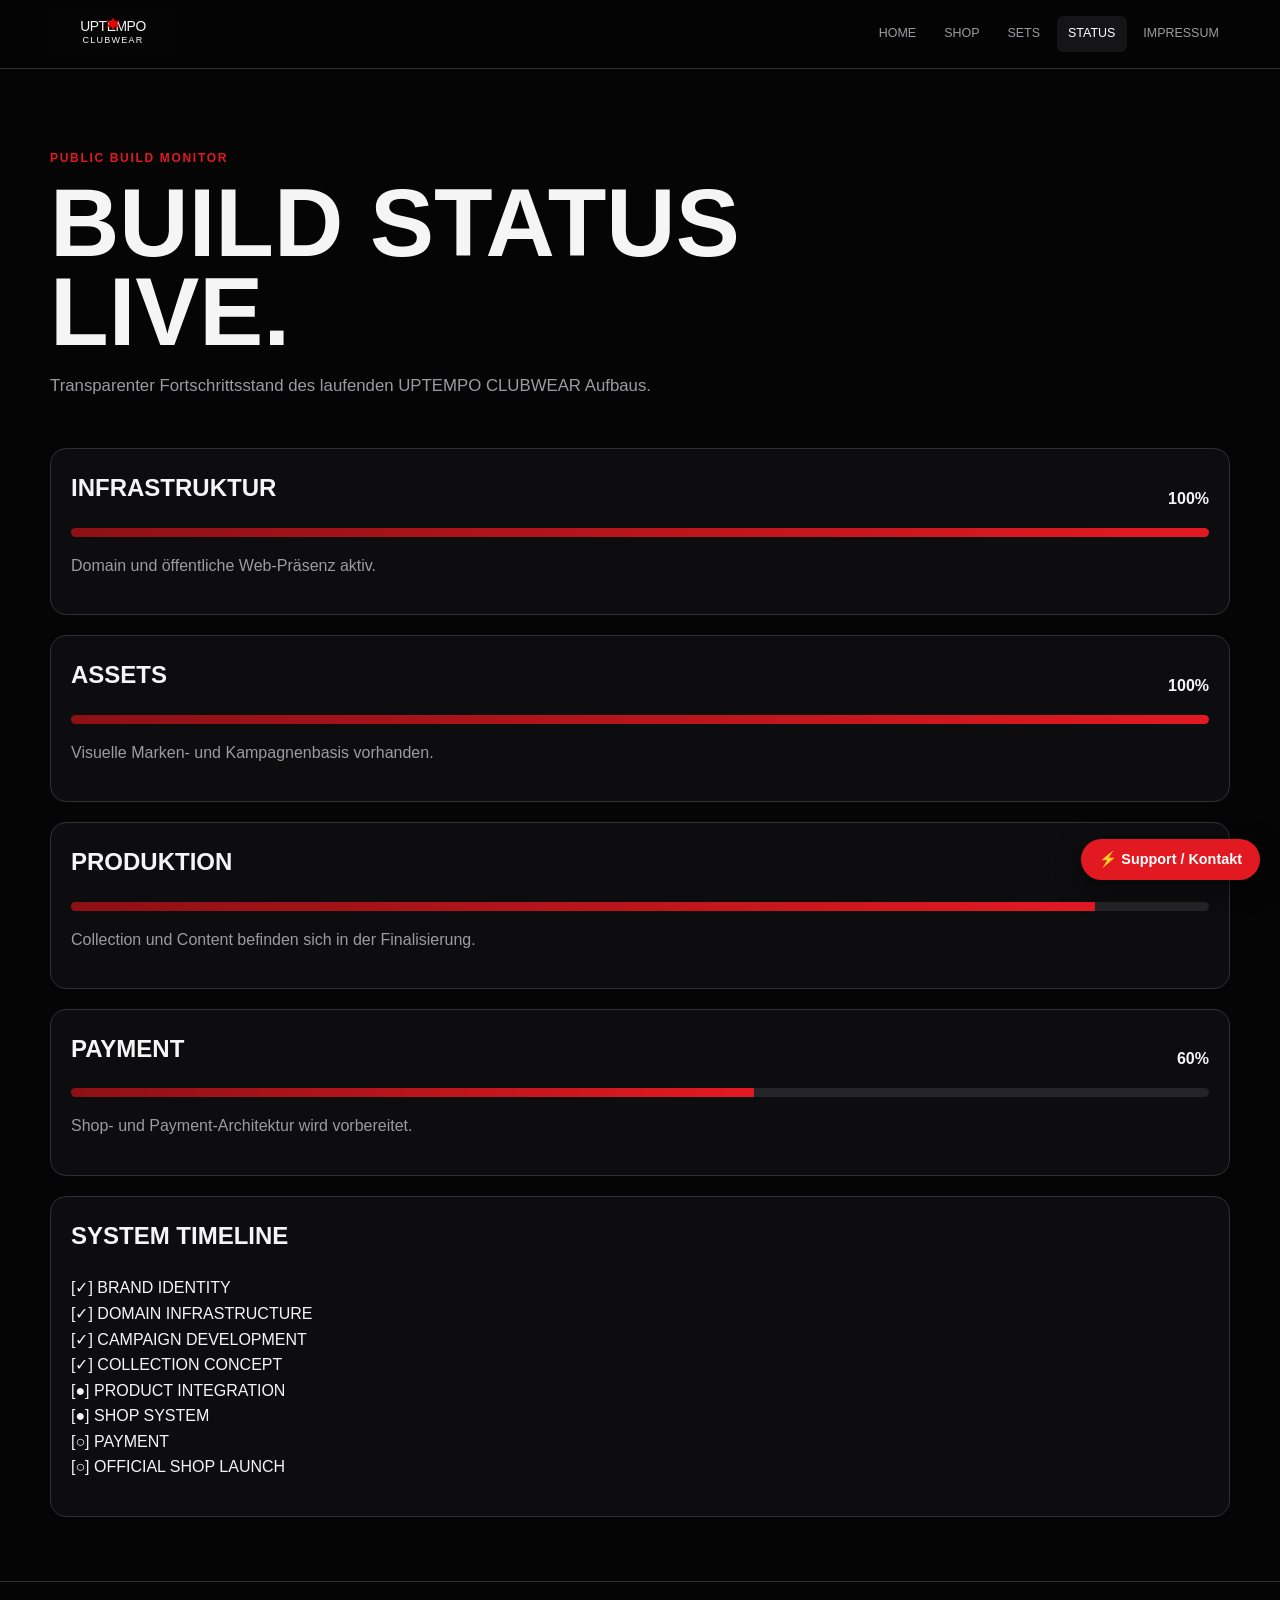
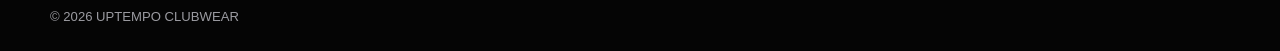
<file: status.html>
<!doctype html><html lang="de"><head><meta charset="utf-8"><meta name="viewport" content="width=device-width,initial-scale=1"><meta name="description" content="Live-Aufbaustatus von UPTEMPO CLUBWEAR."><title>Build Status | UPTEMPO CLUBWEAR</title><link rel="icon" type="image/svg+xml" href="assets/img/icons/favicon.svg">
<link rel="icon" type="image/png" sizes="32x32" href="assets/img/icons/favicon-32.png">
<link rel="stylesheet" href="assets/css/main.css">
<link rel="stylesheet" href="assets/css/brand.css"></head><body><header class="site-header"><div class="wrap nav"><a class="brand" href="/"><img src="assets/brand/logo-primary.svg" alt="UPTEMPO CLUBWEAR Logo" class="brand-img" width="220" height="48"></a><nav class="links"><a href="/">HOME</a><a href="shop.html">SHOP</a><a href="sets.html">SETS</a><a class="active" href="status.html">STATUS</a><a href="impressum.html">IMPRESSUM</a></nav></div></header><main class="wrap"><section class="hero"><div class="eyebrow">Public Build Monitor</div><h1>BUILD STATUS<br>LIVE.</h1><p>Transparenter Fortschrittsstand des laufenden UPTEMPO CLUBWEAR Aufbaus.</p></section><section class="grid"><article class="card"><div class="status-row"><h2>INFRASTRUKTUR</h2><b>100%</b></div><div class="progress"><span style="width:100%"></span></div><p class="muted">Domain und öffentliche Web-Präsenz aktiv.</p></article><article class="card"><div class="status-row"><h2>ASSETS</h2><b>100%</b></div><div class="progress"><span style="width:100%"></span></div><p class="muted">Visuelle Marken- und Kampagnenbasis vorhanden.</p></article><article class="card"><div class="status-row"><h2>PRODUKTION</h2><b>90%</b></div><div class="progress"><span style="width:90%"></span></div><p class="muted">Collection und Content befinden sich in der Finalisierung.</p></article><article class="card"><div class="status-row"><h2>PAYMENT</h2><b>60%</b></div><div class="progress"><span style="width:60%"></span></div><p class="muted">Shop- und Payment-Architektur wird vorbereitet.</p></article></section><section class="card" style="margin-top:1.25rem"><h2>SYSTEM TIMELINE</h2><p>[✓] BRAND IDENTITY<br>[✓] DOMAIN INFRASTRUCTURE<br>[✓] CAMPAIGN DEVELOPMENT<br>[✓] COLLECTION CONCEPT<br>[●] PRODUCT INTEGRATION<br>[●] SHOP SYSTEM<br>[○] PAYMENT<br>[○] OFFICIAL SHOP LAUNCH</p></section></main><footer class="footer"><div class="wrap">© 2026 UPTEMPO CLUBWEAR</div></footer><!-- Messenger Widget --><div class="messenger-widget"><div class="widget-popup" id="messenger-popup" style="display:none;"><p class="widget-title">Direkter Draht</p><a class="wa-link" href="https://wa.me/4915227553405?text=Hallo%20David,%20bezüglich%20UptempoClubwear:" target="_blank" rel="noopener">WhatsApp Chat</a><a class="tg-link" href="https://t.me/+4915227553405" target="_blank" rel="noopener">Telegram</a><a class="tell-link" href="https://tellonym.me/uptempoclubwear" target="_blank" rel="noopener">Tellonym (anonym)</a></div><button type="button" id="messenger-toggle-btn" class="widget-btn">⚡ Support / Kontakt</button></div><script src="assets/js/widget.js"></script></body></html>
</file>
<file: assets/css/main.css>
:root{--bg:#050505;--surface:#0d0d0f;--surface2:#151518;--text:#f5f5f5;--muted:#9b9ba1;--line:#303036;--red:#e31922;--red2:#8d1015;--silver:#c8c8cc;--max:1180px;--accent-color:#00d1b2; /* Cyan / brand accent for links such as email */}*{box-sizing:border-box}html{scroll-behavior:smooth}body{margin:0;background:var(--bg);color:var(--text);font-family:-apple-system,BlinkMacSystemFont,"Segoe UI",sans-serif;line-height:1.6}a{color:inherit;text-decoration:none}.wrap{width:min(calc(100% - 2rem),var(--max));margin:auto}.site-header{position:sticky;top:0;z-index:20;background:#050505e8;border-bottom:1px solid var(--line);backdrop-filter:blur(14px)}.nav{min-height:68px;display:flex;align-items:center;justify-content:space-between;gap:1rem}.brand{font-weight:900;letter-spacing:.13em}.brand b{color:var(--red)}.links{display:flex;flex-wrap:wrap;gap:.35rem}.links a{font-size:.78rem;color:var(--muted);padding:.5rem .7rem;border-radius:.4rem}.links a:hover,.links a.active{color:#fff;background:var(--surface2)}main{min-height:calc(100vh - 140px)}.hero{padding:5rem 0 2rem}.eyebrow{color:var(--red);font-size:.75rem;font-weight:800;letter-spacing:.14em;text-transform:uppercase}.hero h1{font-size:clamp(2.5rem,8vw,6rem);line-height:.92;margin:.7rem 0 1rem;max-width:900px}.hero p{color:var(--muted);max-width:720px;font-size:1.05rem}.grid{display:grid;gap:1.25rem}.cards{grid-template-columns:repeat(auto-fit,minmax(240px,1fr))}.card{background:var(--surface);border:1px solid var(--line);border-radius:1rem;padding:1.25rem;transition:.2s}.card:hover{transform:translateY(-3px);border-color:#56565d}.card h2,.card h3{margin-top:0}.muted{color:var(--muted)}.tag{display:inline-block;padding:.3rem .55rem;border:1px solid var(--red2);color:#ff6a70;font-size:.7rem;letter-spacing:.08em}.btn{display:inline-block;background:var(--red);padding:.8rem 1rem;border-radius:.5rem;font-weight:800}.btn:hover{filter:brightness(1.12)}.progress{height:9px;background:#232328;border-radius:99px;overflow:hidden}.progress span{display:block;height:100%;background:linear-gradient(90deg,var(--red2),var(--red))}.status-row{display:grid;grid-template-columns:1fr auto;gap:1rem;align-items:center}.footer{border-top:1px solid var(--line);padding:1.5rem 0;color:var(--muted);font-size:.82rem;margin-top:4rem}.notice{border-left:3px solid var(--red);padding:1rem;background:#1a0d0f;color:var(--silver)}@media(max-width:700px){.nav{padding:.7rem 0;align-items:flex-start;flex-direction:column}.hero{padding-top:3rem}}/* Messenger Widget */ .messenger-widget{position:fixed;bottom:20px;right:20px;z-index:1000;display:flex;flex-direction:column;align-items:flex-end;gap:10px}.widget-btn{background:var(--red);color:#fff;border:none;padding:12px 18px;border-radius:99px;cursor:pointer;font-weight:800;font-size:.9rem;box-shadow:0 8px 24px rgba(0,0,0,.5)}.widget-btn:hover{filter:brightness(1.12)}.widget-popup{background:var(--surface2);border:1px solid var(--line);border-radius:12px;padding:16px;width:230px;box-shadow:0 12px 40px rgba(0,0,0,.6)}.widget-title{margin:0 0 10px;font-size:.75rem;letter-spacing:.1em;color:var(--muted);text-transform:uppercase}.widget-popup a{display:block;margin:8px 0;color:var(--accent-color);text-decoration:none;font-weight:700;font-size:.9rem}.widget-popup a:hover{color:#fff}@media(max-width:640px){.widget-popup{width:calc(100vw - 60px)}}
/* ===== Brand Logo (Header) ===== */
.brand-img{height:42px;width:auto;display:inline-block;vertical-align:middle}

/* ===== Hero Media ===== */
.hero-media{margin:0 0 1.2rem;border-radius:1rem;overflow:hidden;border:1px solid var(--line)}
.hero-img{width:100%;height:auto;display:block}

/* ===== Collection Preview Grid ===== */
.collection-grid{display:grid;gap:1.25rem;grid-template-columns:repeat(auto-fit,minmax(280px,1fr))}
.pcard{background:var(--surface);border:1px solid var(--line);border-radius:1rem;overflow:hidden;margin:0}
.pcard img{width:100%;aspect-ratio:4/5;object-fit:cover;display:block}
.pcard figcaption{padding:.9rem 1rem;font-size:.85rem;font-weight:700;color:var(--text);border-top:1px solid var(--line)}

/* ===== Featured Sets Grid ===== */
.sets-grid{display:grid;gap:1.5rem;grid-template-columns:repeat(auto-fit,minmax(260px,1fr))}
.set-card{background:var(--surface);border:1px solid var(--line);border-radius:1rem;overflow:hidden;display:flex;flex-direction:column}
.set-card img{width:100%;aspect-ratio:4/5;object-fit:cover;display:block}
.set-card h3{font-size:1.1rem;margin:.9rem 1rem .3rem}
.set-card p{font-size:.85rem;color:var(--muted);margin:0 1rem .8rem;line-height:1.45}
.res-btn{display:block;text-align:center;margin:0 .4rem .7rem;background:var(--red);color:#fff;padding:.65rem .9rem;border-radius:.5rem;font-weight:800;font-size:.8rem;text-decoration:none}
.res-btn:hover{filter:brightness(1.12)}
.res-mini{color:var(--accent-color);text-decoration:none;font-weight:700;margin-left:.4rem}
.res-mini:hover{color:#fff}

/* ===== Responsive ===== */
@media(max-width:700px){
  .collection-grid{grid-template-columns:1fr}
  .sets-grid{grid-template-columns:1fr}
  .hero-media{padding-bottom:0}
}
</file>
<file: assets/css/brand.css>
/* ===== UPTEMPO CLUBWEAR – Brand/Asset-Layouts (Zusatz zu main.css) ===== */

/* --- Mainframe-Startansicht (freigegebenes Bild) --- */
.hero-frame{
  display: block;
  width: 100%;
  height: auto;
  border-radius: 0;
  margin: 0 0 0 0;
}

.hero-frame-wrap{
  position: relative;
  padding: 0;
  margin: 0;
}

.hero-frame-wrap .frame-tag{
  position: absolute;
  left: 1rem;
  bottom: 1rem;
  background: rgba(5, 5, 5, 0.78);
  color: #c8ff00;
  font-family: 'Courier New', monospace;
  font-size: 0.72rem;
  letter-spacing: 0.14em;
  text-transform: uppercase;
  padding: 0.35rem 0.85rem;
  border: 1px solid rgba(200, 255, 0, 0.35);
  border-radius: 4px;
}

/* --- Collection-Karten (CSS-only, keine Fotos) --- */
.collection-grid{
  display: grid;
  grid-template-columns: repeat(auto-fit, minmax(230px, 1fr));
  gap: 1.25rem;
  margin-top: 1.5rem;
}

.pcard{
  background: var(--surface);
  border: 1px solid var(--line);
  border-radius: 0.9rem;
  padding: 1rem;
  text-align: center;
  transition: transform 0.2s ease, border-color 0.2s ease;
}

.pcard:hover{
  transform: translateY(-3px);
  border-color: #56565d;
}

.pthumb{
  width: 100%;
  aspect-ratio: 4/3;
  border-radius: 0.5rem;
  display: flex;
  align-items: center;
  justify-content: center;
  font-family: 'Courier New', monospace;
  font-size: 0.68rem;
  letter-spacing: 0.1em;
  text-transform: uppercase;
  text-align: center;
  border: 1px solid rgba(255, 255, 255, 0.06);
  margin-bottom: 0.75rem;
}

.thumb-hoodie{ background: linear-gradient(135deg, #1a0a00, #331a00); color: #e8c36a; }
.thumb-shirt{ background: linear-gradient(135deg, #140018, #2a0030); color: #d16cff; }
.thumb-club{ background: linear-gradient(135deg, #050505, #200a0a); color: #ff4a4a; }

.pmeta{
  margin: 0;
  font-size: 0.78rem;
  color: var(--muted);
  line-height: 1.4;
}

/* --- Set-Karten mit echten Produktbildern --- */
.sets-grid{
  display: grid;
  grid-template-columns: repeat(auto-fit, minmax(240px, 1fr));
  gap: 1.5rem;
  margin-top: 1.5rem;
}

.set-card{
  background: var(--surface);
  border: 1px solid var(--line);
  border-radius: 1rem;
  overflow: hidden;
  display: flex;
  flex-direction: column;
  transition: transform 0.2s ease, border-color 0.2s ease;
}

.set-card:hover{
  transform: translateY(-3px);
  border-color: #56565d;
}

.set-card img{
  width: 100%;
  height: auto;
  object-fit: contain;
  display: block;
  background: var(--surface);
}

.set-body{
  padding: 1rem 1.25rem;
  text-align: left;
}

.set-body h3{
  margin: 0 0 0.4rem 0;
  font-size: 1.05rem;
  color: #fff;
}

.set-body p{
  margin: 0 0 0.75rem 0;
  font-size: 0.8rem;
  color: var(--muted);
  line-height: 1.4;
}

.res-btn{
  display: inline-block;
  width: 100%;
  box-sizing: border-box;
  text-align: center;
  padding: 0.6rem 0;
  background: var(--red);
  border-radius: 0.5rem;
  font-weight: 800;
  font-size: 0.85rem;
  color: #fff;
}

.res-btn:hover{
  filter: brightness(1.12);
}

/* --- Wallpaper als dezenter Body-Hintergrund (optional, falls gewünscht) --- */
/* Aktiviert, wenn das freigegebene Wallpaper überall als Design-BG laufen soll.
   Dazu: <body class="wallpaper-bg"> setzen.
body.wallpaper-bg{
  background: url('../img/hero/wallpaper-titan.png') no-repeat center center fixed;
  background-size: cover;
}
body.wallpaper-bg::before{
  content: '';
  position: fixed;
  inset: 0;
  background: rgba(5, 5, 5, 0.72);
  z-index: -1;
}
*/

@media (max-width: 720px){
  .collection-grid, .sets-grid{
    grid-template-columns: repeat(auto-fit, minmax(100%, 1fr));
  }
}
</file>
